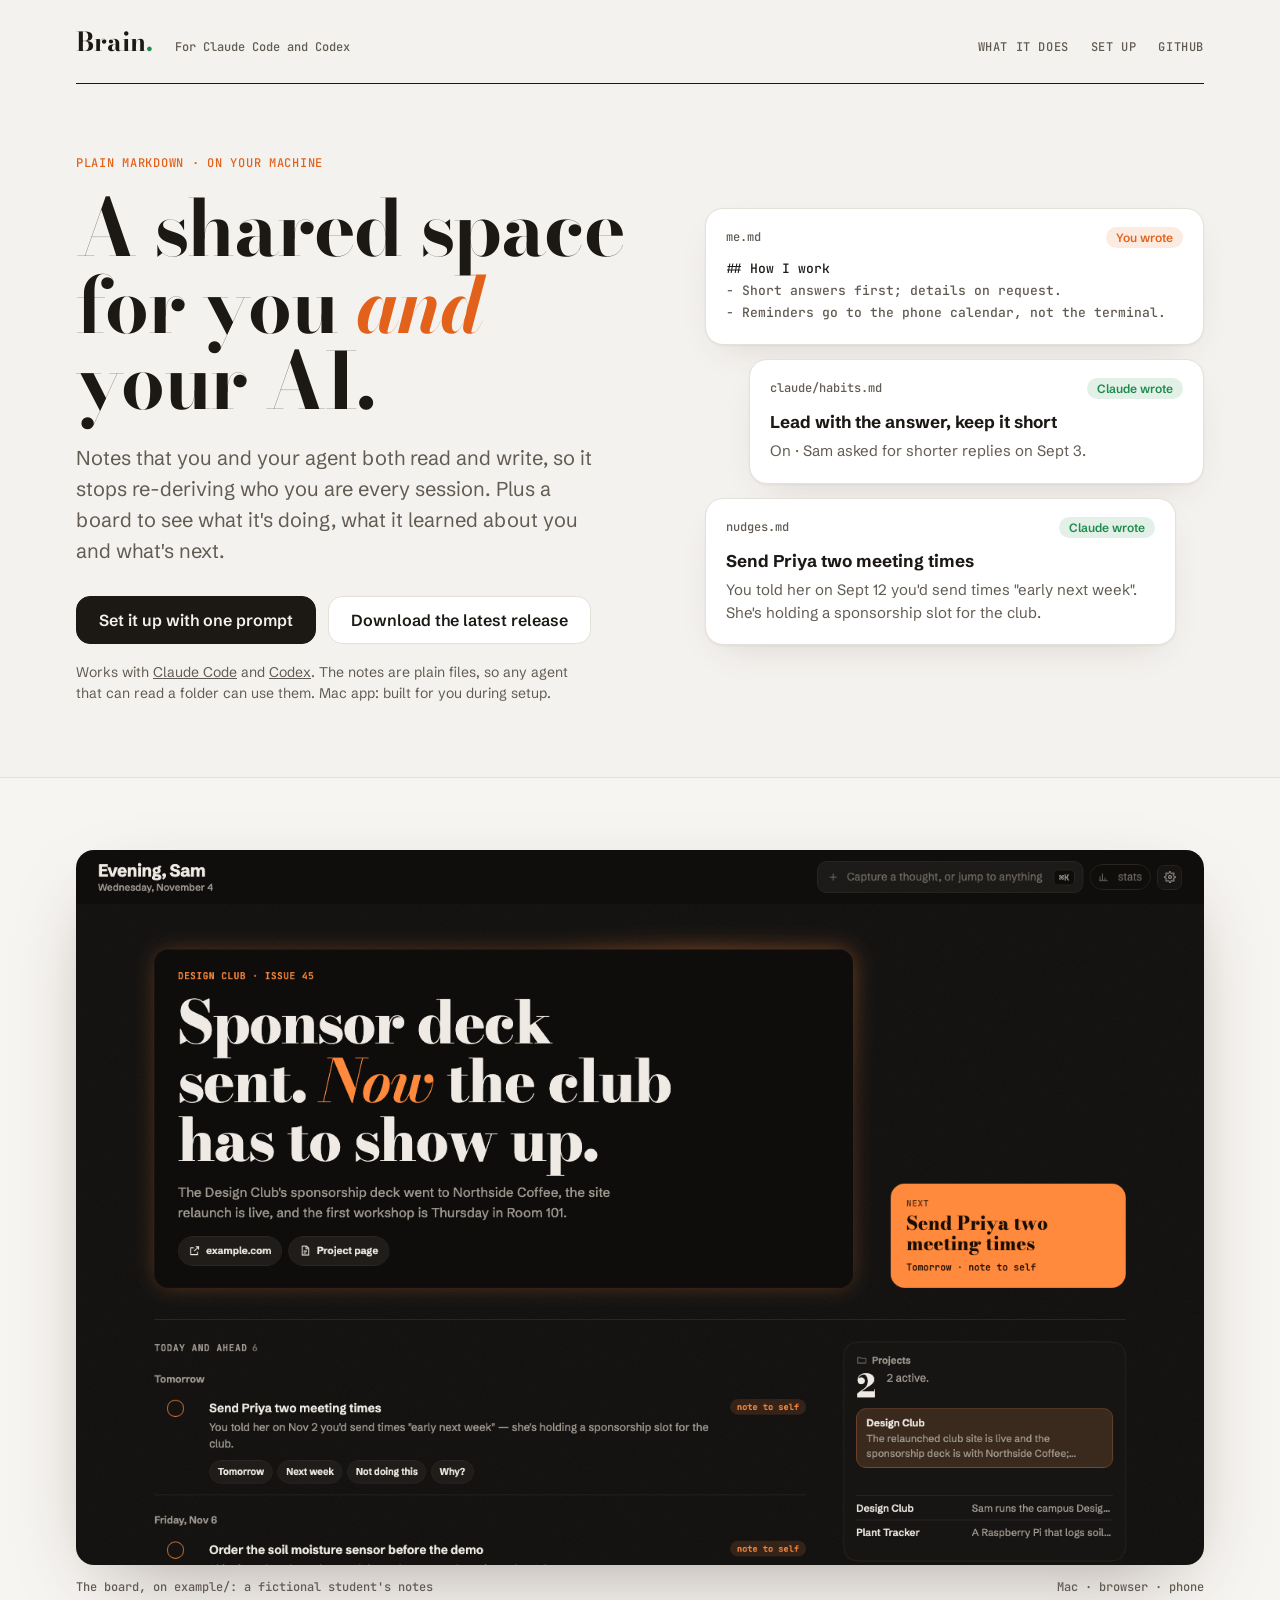
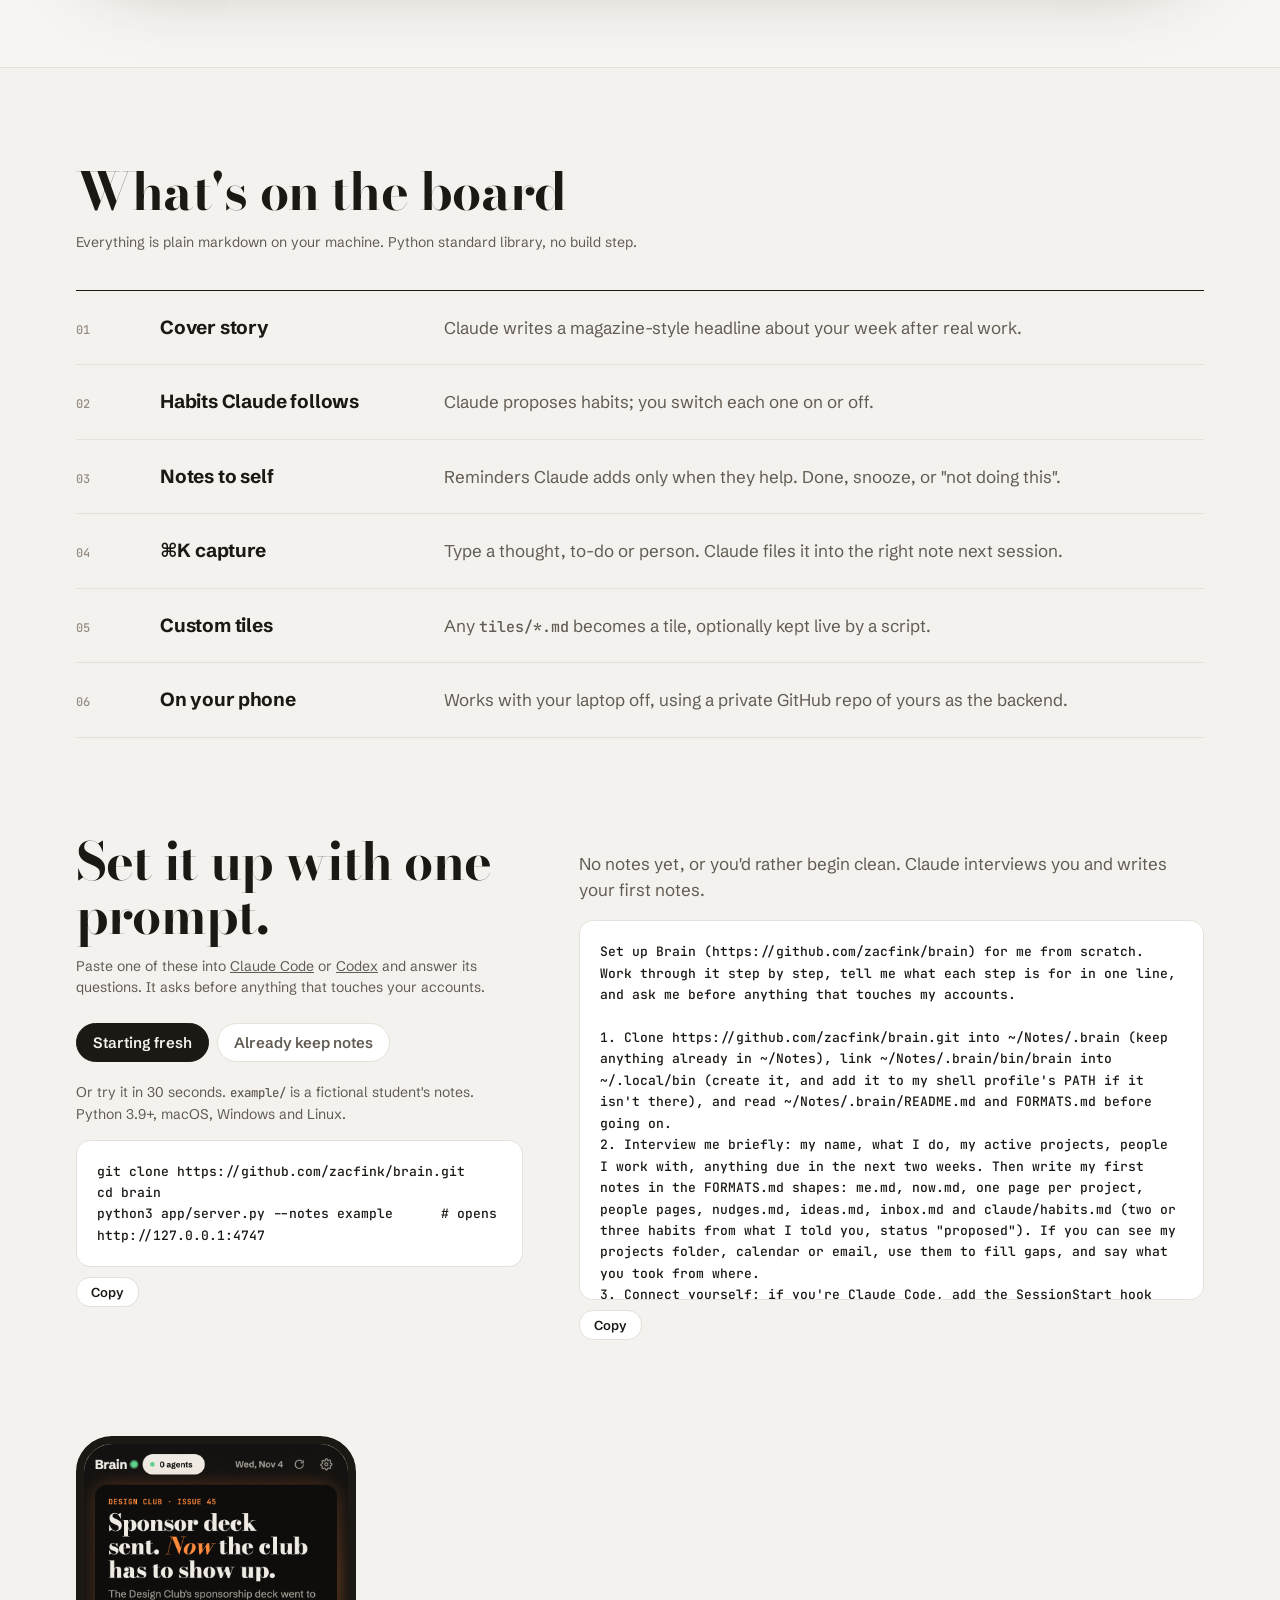
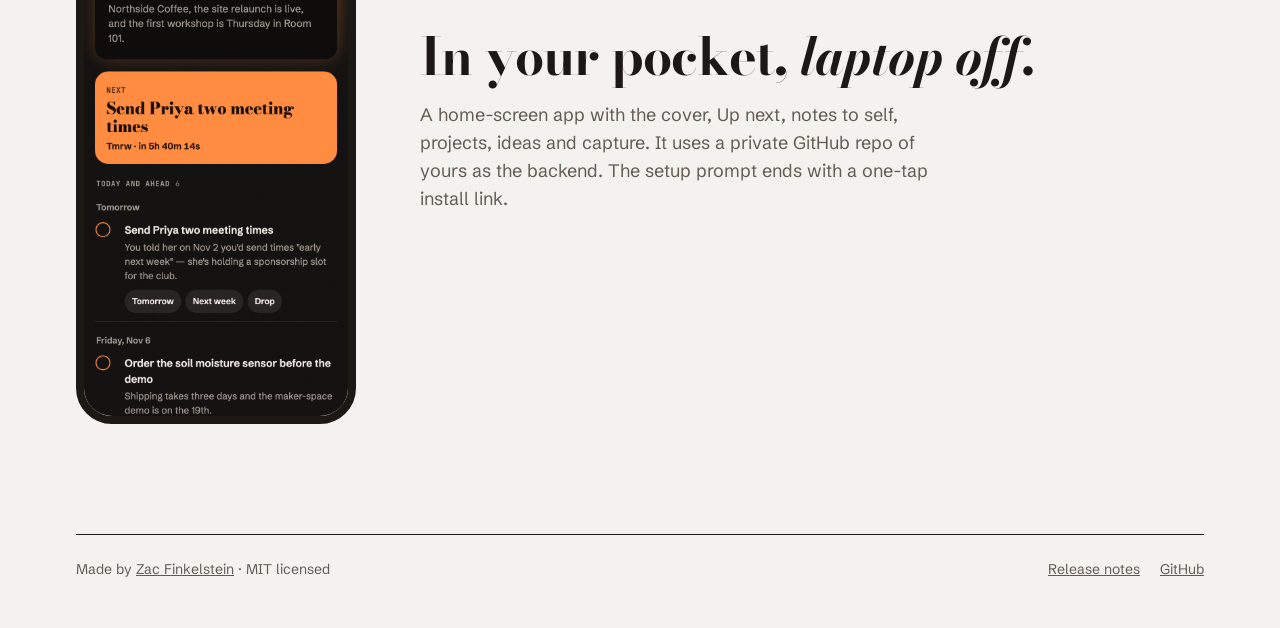
<file: index.html>
<!doctype html>
<html lang="en">
<head>
<meta charset="utf-8">
<meta name="viewport" content="width=device-width, initial-scale=1">
<title>Brain — a shared space for you and your AI</title>
<meta name="description" content="Plain markdown notes you and your AI agent both read and write, plus a board to see what it's doing, what it learned about you and what's next. Works with Claude Code and Codex.">
<link rel="icon" href="mobile/icon-192.png">
<link rel="apple-touch-icon" href="mobile/icon-180.png">
<link rel="preconnect" href="https://fonts.googleapis.com">
<link rel="preconnect" href="https://fonts.gstatic.com" crossorigin>
<link href="https://fonts.googleapis.com/css2?family=Schibsted+Grotesk:wght@400;500;600;700&family=Bodoni+Moda:ital,opsz,wght@0,6..96,700;1,6..96,700&family=JetBrains+Mono:wght@500&display=swap" rel="stylesheet">
<style>
html { touch-action: manipulation; } /* no double-tap zoom; pinch still works */
/* Brain light / dark, from app/theme.css. The hero shows real lines from example/, labelled by who wrote them. */
:root { --bg: #f4f2ef; --tile: #ffffff; --tile-2: #f7f5f2; --line: #e4e0da; --ink: #1c1915; --muted: #625b52; --dim: #958d83;
  --accent: #e2621b; --accent-ink: #fff; --cover: #ffb547; --good: #1f8a4c; color-scheme: light dark;
  --sans: "Schibsted Grotesk", -apple-system, system-ui, sans-serif; --display: "Bodoni Moda", Didot, Georgia, serif; --mono: "JetBrains Mono", ui-monospace, monospace; }
@media (prefers-color-scheme: dark) { :root:not([data-theme=light]) { --bg: #0e0d0c; --tile: #171513; --tile-2: #1f1c19; --line: #2a2622; --ink: #efeae3; --muted: #a19a91; --dim: #6f6961; --accent: #ff8a3d; --accent-ink: #1a0d03; --good: #5fd38d; } }
* { box-sizing: border-box; }
body { margin: 0; background: var(--bg); color: var(--ink); font: 17px/1.55 var(--sans); -webkit-font-smoothing: antialiased; }
a { color: inherit; }
.wrap { max-width: 1160px; margin: 0 auto; padding: 0 16px; }
nav { display: flex; align-items: baseline; gap: 22px; padding: 22px 0; border-bottom: 1px solid var(--ink); }
.mark { font: 700 26px var(--display); text-decoration: none; }
.mark i { color: var(--good); font-style: normal; }
nav .sp { flex: 1; }
nav a.l { font: 500 12px var(--mono); color: var(--muted); text-decoration: none; text-transform: uppercase; letter-spacing: .05em; }
.meta { font: 500 12px var(--mono); color: var(--muted); }

.hero { display: grid; grid-template-columns: 1.15fr 1fr; gap: 56px; padding: 64px 0 72px; align-items: center; }
.kicker { font: 500 12px var(--mono); color: var(--accent); letter-spacing: .06em; text-transform: uppercase; }
h1 { font: 700 clamp(44px, 6.2vw, 78px)/.98 var(--display); letter-spacing: -.02em; margin: 16px 0 22px; }
h1 em { color: var(--accent); }
.lede { font-size: 20px; color: var(--muted); max-width: 520px; margin: 0 0 30px; }
.actions { display: flex; gap: 12px; flex-wrap: wrap; align-items: center; }
.btn { display: inline-flex; padding: 13px 22px; border-radius: 14px; font: 600 16px var(--sans); text-decoration: none; border: 1px solid var(--line); background: var(--tile); color: var(--ink); cursor: pointer; transition: transform .18s, background-color .2s; }
.btn:active { transform: scale(.96); }
.btn.primary { background: var(--ink); color: var(--bg); border-color: var(--ink); }
.small { font-size: 14px; color: var(--muted); }
.fine { margin: 18px 0 0; max-width: 520px; }
:focus-visible { outline: 2px solid var(--accent); outline-offset: 2px; }

/* The two-author stack: real lines from example/ */
.stack { position: relative; display: grid; gap: 14px; }
.file { background: var(--tile); border: 1px solid var(--line); border-radius: 18px; padding: 18px 20px 20px; box-shadow: 0 1px 2px rgba(60,40,20,.05), 0 14px 40px -18px rgba(60,40,20,.18); }
.file:nth-child(2) { margin-left: 44px; }
.file:nth-child(3) { margin-right: 28px; }
.file header { display: flex; align-items: center; gap: 10px; font: 500 12px var(--mono); color: var(--muted); margin-bottom: 10px; }
.file header .sp { flex: 1; }
.by { font: 600 12px var(--sans); padding: 3px 10px; border-radius: 999px; }
.by.you { background: color-mix(in srgb, var(--accent) 13%, transparent); color: var(--accent); }
.by.ai { background: color-mix(in srgb, var(--good) 13%, transparent); color: var(--good); }
.file h4 { margin: 0 0 4px; font-size: 17px; }
.file p { margin: 0; color: var(--muted); font-size: 15px; }
.file .md { font: 500 13px/1.7 var(--mono); color: var(--muted); }
.file .md b { color: var(--ink); font-weight: 500; }

.band { background: var(--tile-2); border-top: 1px solid var(--line); border-bottom: 1px solid var(--line); padding: 72px 0; }
.band img { display: block; width: 100%; border-radius: 18px; box-shadow: 0 30px 80px -30px rgba(40,25,10,.4); }
.cap { display: flex; justify-content: space-between; margin-top: 14px; }

h2 { font: 700 clamp(32px, 4.6vw, 52px)/1.04 var(--display); letter-spacing: -.015em; margin: 0 0 12px; }
section { padding: 96px 0 0; }
.rows { margin-top: 36px; border-top: 1px solid var(--ink); }
.row { display: grid; grid-template-columns: 60px 260px 1fr; gap: 24px; padding: 22px 0; border-bottom: 1px solid var(--line); align-items: baseline; }
.row .n { font: 500 12px var(--mono); color: var(--dim); }
.row b { font-size: 19px; letter-spacing: -.01em; }
.row span { color: var(--muted); }
code { font: 500 .88em var(--mono); }

.setup { display: grid; grid-template-columns: 1fr 1.4fr; gap: 56px; }
.tabs { display: flex; gap: 8px; flex-wrap: wrap; margin: 24px 0 0; }
.tabs button { font: 600 15px var(--sans); padding: 9px 16px; border-radius: 999px; border: 1px solid var(--line); background: var(--tile); color: var(--muted); cursor: pointer; }
.tabs button[aria-selected="true"] { background: var(--ink); color: var(--bg); border-color: var(--ink); }
.panel p { color: var(--muted); }
.prompt { position: relative; }
pre { margin: 0; padding: 20px; background: var(--tile); border: 1px solid var(--line); border-radius: 14px; font: 500 13px/1.65 var(--mono); white-space: pre-wrap; overflow-wrap: anywhere; max-height: 380px; overflow: auto; }
.copy { margin-top: 10px; padding: 6px 14px; font-size: 13px; }
.try { margin-top: 20px; }

.phone { display: grid; grid-template-columns: 280px 1fr; gap: 64px; align-items: center; }
.phone img { width: 100%; border-radius: 36px; border: 8px solid var(--ink); display: block; }
footer { margin-top: 110px; padding: 24px 0 48px; border-top: 1px solid var(--ink); display: flex; gap: 20px; flex-wrap: wrap; }
footer .sp { flex: 1; }

@media (max-width: 800px) {
  nav a.l { display: none; }
  .hero, .setup, .phone { grid-template-columns: 1fr; gap: 36px; }
  .hero { padding-top: 36px; }
  .file:nth-child(2) { margin-left: 18px; } .file:nth-child(3) { margin-right: 12px; }
  .row { grid-template-columns: 1fr; gap: 4px; }
  .phone img { max-width: 240px; }
}
@media (prefers-reduced-motion: reduce) { .btn { transition: none; } }
</style>
</head>
<body>
<div class="wrap">
  <nav>
    <a class="mark" href="#">Brain<i>.</i></a>
    <span class="meta">For Claude Code and Codex</span>
    <span class="sp"></span>
    <a class="l" href="#what">What it does</a>
    <a class="l" href="#setup">Set up</a>
    <a class="l" href="https://github.com/zacfink/brain">GitHub</a>
  </nav>

  <header class="hero">
    <div>
      <span class="kicker">Plain markdown · on your machine</span>
      <h1>A shared space for you <em>and</em> your AI.</h1>
      <p class="lede">Notes that you and your agent both read and write, so it stops re-deriving who you are every session. Plus a board to see what it's doing, what it learned about you and what's next.</p>
      <div class="actions">
        <a class="btn primary" href="#setup">Set it up with one prompt</a>
        <a class="btn" href="https://github.com/zacfink/brain/releases/latest">Download the latest release</a>
      </div>
      <p class="small fine">Works with <a href="https://claude.com/claude-code">Claude Code</a> and <a href="https://github.com/openai/codex">Codex</a>. The notes are plain files, so any agent that can read a folder can use them. Mac app: built for you during setup.</p>
    </div>
    <div class="stack" aria-label="Example notes from the demo folder">
      <div class="file">
        <header><span>me.md</span><span class="sp"></span><span class="by you">You wrote</span></header>
        <div class="md"><b>## How I work</b><br>- Short answers first; details on request.<br>- Reminders go to the phone calendar, not the terminal.</div>
      </div>
      <div class="file">
        <header><span>claude/habits.md</span><span class="sp"></span><span class="by ai">Claude wrote</span></header>
        <h4>Lead with the answer, keep it short</h4>
        <p>On · Sam asked for shorter replies on Sept 3.</p>
      </div>
      <div class="file">
        <header><span>nudges.md</span><span class="sp"></span><span class="by ai">Claude wrote</span></header>
        <h4>Send Priya two meeting times</h4>
        <p>You told her on Sept 12 you'd send times "early next week". She's holding a sponsorship slot for the club.</p>
      </div>
    </div>
  </header>
</div>

<div class="band">
  <div class="wrap">
    <img src="docs/screenshot.png" alt="Brain app running on the example notes">
    <div class="cap"><span class="meta">The board, on example/: a fictional student's notes</span><span class="meta">Mac · browser · phone</span></div>
  </div>
</div>

<div class="wrap">
  <section id="what">
    <h2>What's on the board</h2>
    <p class="small">Everything is plain markdown on your machine. Python standard library, no build step.</p>
    <div class="rows">
      <div class="row"><span class="n">01</span><b>Cover story</b><span>Claude writes a magazine-style headline about your week after real work.</span></div>
      <div class="row"><span class="n">02</span><b>Habits Claude follows</b><span>Claude proposes habits; you switch each one on or off.</span></div>
      <div class="row"><span class="n">03</span><b>Notes to self</b><span>Reminders Claude adds only when they help. Done, snooze, or "not doing this".</span></div>
      <div class="row"><span class="n">04</span><b>⌘K capture</b><span>Type a thought, to-do or person. Claude files it into the right note next session.</span></div>
      <div class="row"><span class="n">05</span><b>Custom tiles</b><span>Any <code>tiles/*.md</code> becomes a tile, optionally kept live by a script.</span></div>
      <div class="row"><span class="n">06</span><b>On your phone</b><span>Works with your laptop off, using a private GitHub repo of yours as the backend.</span></div>
    </div>
  </section>

  <section id="setup" class="setup">
    <div>
      <h2>Set it up with one prompt.</h2>
      <p class="small">Paste one of these into <a href="https://claude.com/claude-code">Claude Code</a> or <a href="https://github.com/openai/codex">Codex</a> and answer its questions. It asks before anything that touches your accounts.</p>
      <div class="tabs" role="tablist">
        <button role="tab" aria-selected="true" aria-controls="p-fresh" id="t-fresh">Starting fresh</button>
        <button role="tab" aria-selected="false" aria-controls="p-notes" id="t-notes">Already keep notes</button>
      </div>
      <div class="try prompt"><p class="small">Or try it in 30 seconds. <code>example/</code> is a fictional student's notes. Python 3.9+, macOS, Windows and Linux.</p>
        <pre>git clone https://github.com/zacfink/brain.git
cd brain
python3 app/server.py --notes example      # opens http://127.0.0.1:4747</pre><button class="btn copy" type="button">Copy</button></div>
    </div>
    <div>
      <div class="panel" role="tabpanel" id="p-fresh" aria-labelledby="t-fresh">
        <p>No notes yet, or you'd rather begin clean. Claude interviews you and writes your first notes.</p>
        <div class="prompt"><pre>Set up Brain (https://github.com/zacfink/brain) for me from scratch. Work through it step by step, tell me what each step is for in one line, and ask me before anything that touches my accounts.

1. Clone https://github.com/zacfink/brain.git into ~/Notes/.brain (keep anything already in ~/Notes), link ~/Notes/.brain/bin/brain into ~/.local/bin (create it, and add it to my shell profile's PATH if it isn't there), and read ~/Notes/.brain/README.md and FORMATS.md before going on.
2. Interview me briefly: my name, what I do, my active projects, people I work with, anything due in the next two weeks. Then write my first notes in the FORMATS.md shapes: me.md, now.md, one page per project, people pages, nudges.md, ideas.md, inbox.md and claude/habits.md (two or three habits from what I told you, status "proposed"). If you can see my projects folder, calendar or email, use them to fill gaps, and say what you took from where.
3. Connect yourself: if you're Claude Code, add the SessionStart hook from the README to ~/.claude/settings.json (merge, don't overwrite) and the README's standing instructions to my CLAUDE.md; if you're Codex, run python3 ~/Notes/.brain/codex.py. Then run python3 ~/Notes/.brain/build.py.
4. Start the app with `brain` and check it opens at http://127.0.0.1:4747. On a Mac, ask me whether I want it as an app; if yes, run ~/Notes/.brain/mac/build.sh (needs Xcode's command line tools) to make ~/Applications/Brain.app.
5. Phone (ask me first): add ".brain/" to ~/Notes/.gitignore, create a PRIVATE GitHub repo "notes" with gh, add docs/notes-workflow.yml as .github/workflows/brain.yml plus phone/queue/.gitkeep, commit and push, and wait for the Action's first run to write phone/state.json.
6. Walk me through making the phone key (README → On your phone, step 3); I paste it to you. Then give me my one-tap install link: https://zacfink.github.io/brain/mobile/#c= followed by base64 of {"repo":"&lt;me&gt;/notes","token":"&lt;key&gt;"}. Tell me to open it in Safari, tap Share → Add to Home Screen, and treat the link like a password. Don't save the key anywhere.
7. Finish with a short list: what's set up, what I should try first, and anything that didn't work.</pre><button class="btn copy" type="button">Copy</button></div>
      </div>
      <div class="panel" role="tabpanel" id="p-notes" aria-labelledby="t-notes" hidden>
        <p>Obsidian, Notion, Apple Notes or a markdown folder. Claude builds your Brain from them and never touches the originals.</p>
        <div class="prompt"><pre>Set up Brain (https://github.com/zacfink/brain) for me from the notes I already have. Work through it step by step, tell me what each step is for in one line, and ask me before anything that touches my accounts.

1. Ask me where my existing notes are (an Obsidian vault, a Notion or Apple Notes export, or any folder of markdown or text). Treat that folder as read-only: never move, rename, edit or delete anything in it. If it is ~/Notes itself, stop and ask me where Brain's notes should go instead.
2. Clone https://github.com/zacfink/brain.git into ~/Notes/.brain (keep anything already in ~/Notes), link ~/Notes/.brain/bin/brain into ~/.local/bin (create it, and add it to my shell profile's PATH if it isn't there), and read ~/Notes/.brain/README.md and FORMATS.md before going on.
3. Skim my existing notes and tell me in a few lines what you found: active projects, people, anything due soon, recurring themes. Ask me at most 3 short questions to fill gaps.
4. Draft my Brain notes in the FORMATS.md shapes from what you found: me.md, now.md, one page per active project, people pages, nudges.md, ideas.md, inbox.md and claude/habits.md (two or three habits, status "proposed"). After each fact, note which original file it came from. Leave out anything that looks private (passwords, health, money) unless I say to include it. Show me the list of pages before writing them.
5. Connect yourself: if you're Claude Code, add the SessionStart hook from the README to ~/.claude/settings.json (merge, don't overwrite) and the README's standing instructions to my CLAUDE.md; if you're Codex, run python3 ~/Notes/.brain/codex.py. Then run python3 ~/Notes/.brain/build.py.
6. Start the app with `brain` and check it opens at http://127.0.0.1:4747. On a Mac, ask me whether I want it as an app; if yes, run ~/Notes/.brain/mac/build.sh (needs Xcode's command line tools) to make ~/Applications/Brain.app.
7. Phone (ask me first): add ".brain/" to ~/Notes/.gitignore, create a PRIVATE GitHub repo "notes" with gh, add docs/notes-workflow.yml as .github/workflows/brain.yml plus phone/queue/.gitkeep, commit and push, and wait for the Action's first run to write phone/state.json. Then walk me through the phone key (README → On your phone, step 3) and give me my one-tap install link, as in the from-scratch setup. Don't save the key anywhere.
8. Finish with a short list: what's set up, what came from which of my old notes, what I should try first, and anything that didn't work.</pre><button class="btn copy" type="button">Copy</button></div>
      </div>
    </div>
  </section>

  <section class="phone">
    <img src="docs/phone.png" loading="lazy" alt="Brain's phone app on the example notes">
    <div>
      <h2>In your pocket, <em>laptop off.</em></h2>
      <p class="small" style="font-size:18px;max-width:520px">A home-screen app with the cover, Up next, notes to self, projects, ideas and capture. It uses a private GitHub repo of yours as the backend. The setup prompt ends with a one-tap install link.</p>
    </div>
  </section>

  <footer class="small"><span>Made by <a href="https://zacfinkelstein.ca">Zac Finkelstein</a> · MIT licensed</span><span class="sp"></span><a href="https://github.com/zacfink/brain/releases/latest">Release notes</a><a href="https://github.com/zacfink/brain">GitHub</a></footer>
</div>
<script>
document.querySelectorAll('[role=tab]').forEach(t => t.onclick = () => document.querySelectorAll('[role=tab]').forEach(o => {
  const on = o === t; o.setAttribute('aria-selected', on); document.getElementById(o.getAttribute('aria-controls')).hidden = !on; }));
document.querySelectorAll('.copy').forEach(b => b.onclick = async () => {
  try { await navigator.clipboard.writeText(b.previousElementSibling.textContent); b.textContent = 'Copied'; }
  catch { b.textContent = 'Select and copy'; }
  setTimeout(() => b.textContent = 'Copy', 1600);
});
</script>
</body>
</html>
</file>
